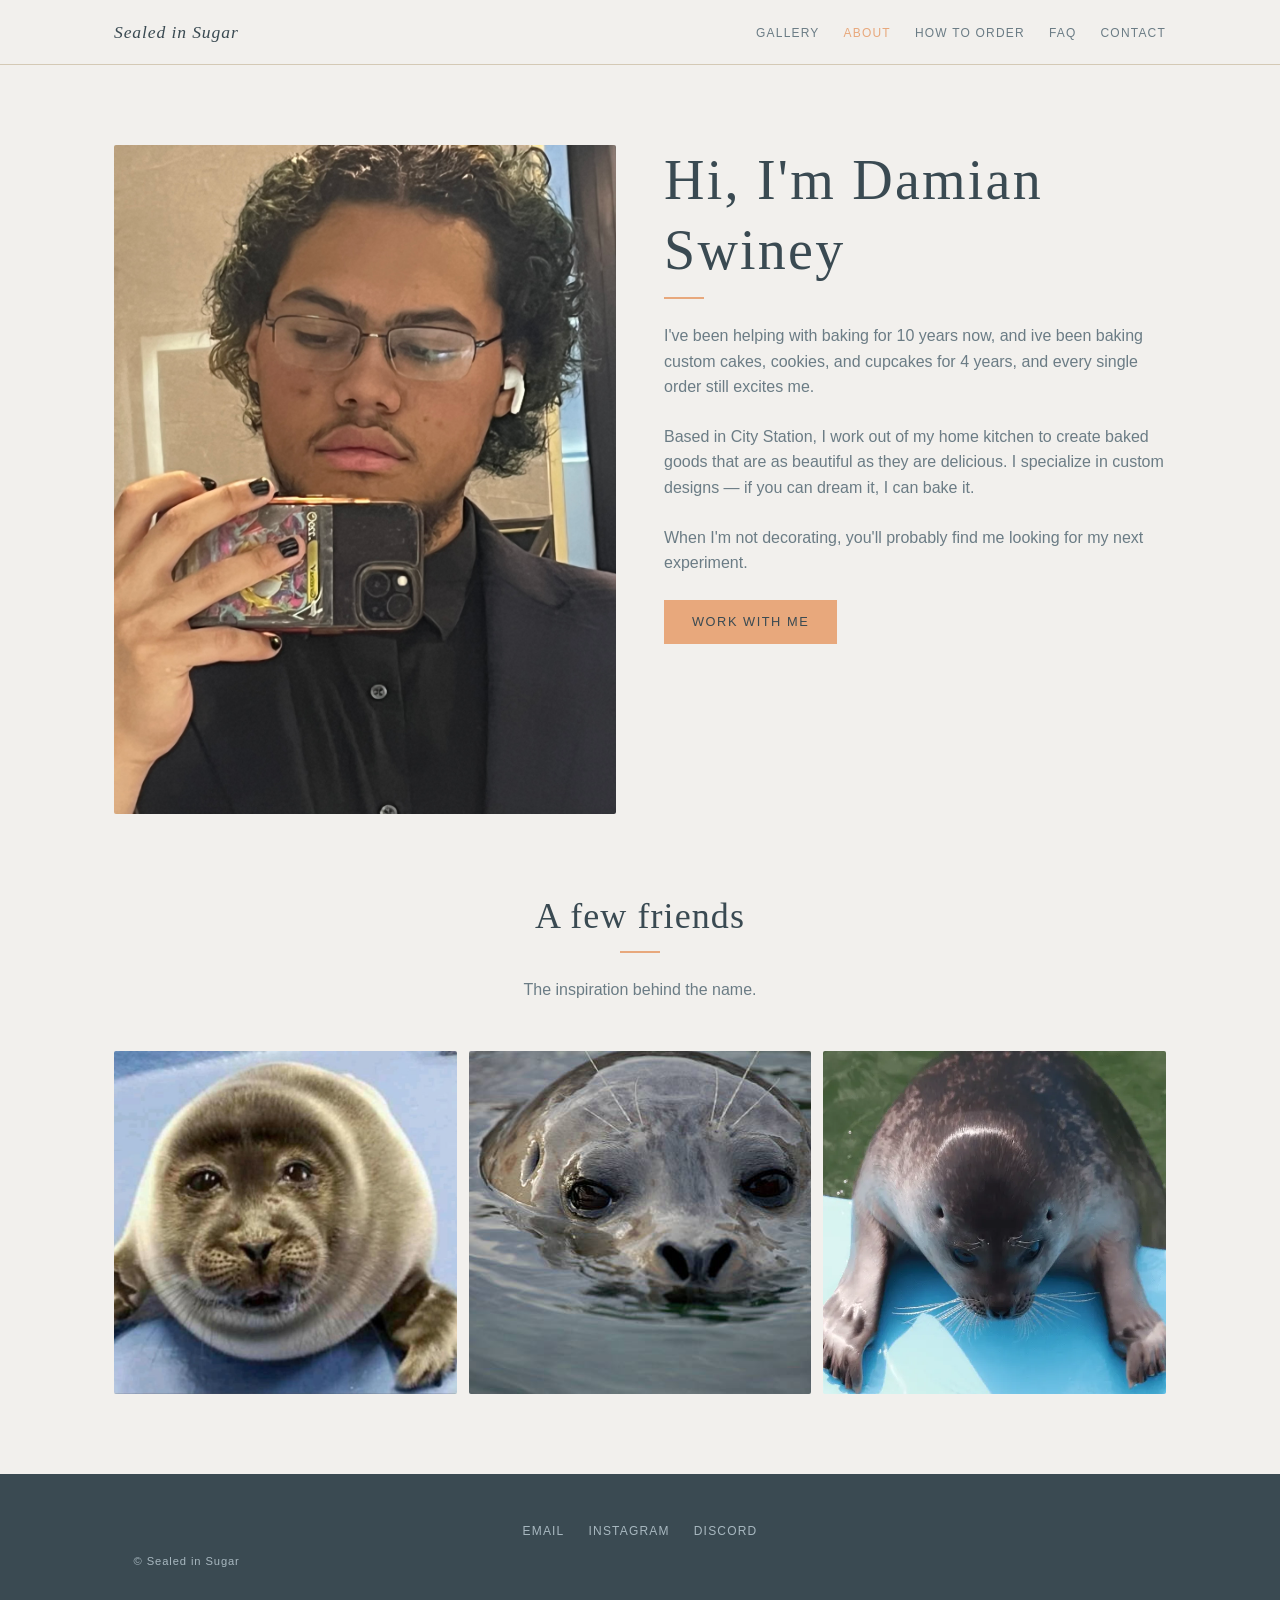
<file: about.html>
<!DOCTYPE html>
<html lang="en">
<head>
  <meta charset="UTF-8" />
  <meta name="viewport" content="width=device-width, initial-scale=1.0" />
  <title>About — Sealed in Sugar</title>
  <link rel="stylesheet" href="styles.css" />
</head>
<body>

  <nav class="nav">
    <div class="nav__inner">
      <a href="index.html" class="nav__logo">Sealed in Sugar</a>
      <button class="nav__burger" id="burger" aria-label="Toggle menu" aria-expanded="false" aria-controls="navLinks">
        <span></span><span></span><span></span>
      </button>
      <ul class="nav__links" id="navLinks">
        <li><a href="gallery.html">Gallery</a></li>
        <li><a href="about.html">About</a></li>
        <li><a href="how-to-order.html">How to Order</a></li>
        <li><a href="faq.html">FAQ</a></li>
        <li><a href="contact.html">Contact</a></li>
      </ul>
    </div>
  </nav>

  <main>
    <div class="about">
      <div class="about__image"><img src="images/important/decent-image-of-me.jpeg" alt="Damian Swiney, baker and owner of Sealed in Sugar" /></div>
      <div class="about__text">
        <h1>Hi, I'm Damian Swiney</h1>
        <div class="divider"></div>
        <p>I've been helping with baking for 10 years now, and ive been baking custom cakes, cookies, and cupcakes for 4 years, and every single order still excites me.</p>
        <p>Based in City Station, I work out of my home kitchen to create baked goods that are as beautiful as they are delicious. I specialize in custom designs — if you can dream it, I can bake it.</p>
        <p>When I'm not decorating, you'll probably find me looking for my next experiment.</p>
        <a href="contact.html" class="btn">Work With Me</a>
      </div>
    </div>
    <!-- Seal gallery — add your seal photos to images/ and update the src paths below -->
    <section class="seal-section">
      <h2>A few friends</h2>
      <div class="divider"></div>
      <p>The inspiration behind the name.</p>
      <div class="seal-grid">
        <div class="seal-grid__item"><img src="images/seal-1.jpg" alt="A seal" /></div>
        <div class="seal-grid__item"><img src="images/seal-2.jpg" alt="A seal" /></div>
        <div class="seal-grid__item"><img src="images/seal-3.jpg" alt="A seal" /></div>
      </div>
    </section>

  </main>

  <footer class="footer">
    <div class="footer__links">
      <a href="mailto:damian.junk121@gmail.com">Email</a>
      <a href="https://www.instagram.com/__._.no_one._.__/" target="_blank" rel="noopener">Instagram</a>
      <a href="https://discord.com/users/530845292870893570" target="_blank" rel="noopener">Discord</a>
    </div>
    <p class="footer__copy">© Sealed in Sugar</p>
  </footer>

  <script src="main.js"></script>
</body>
</html>
</file>
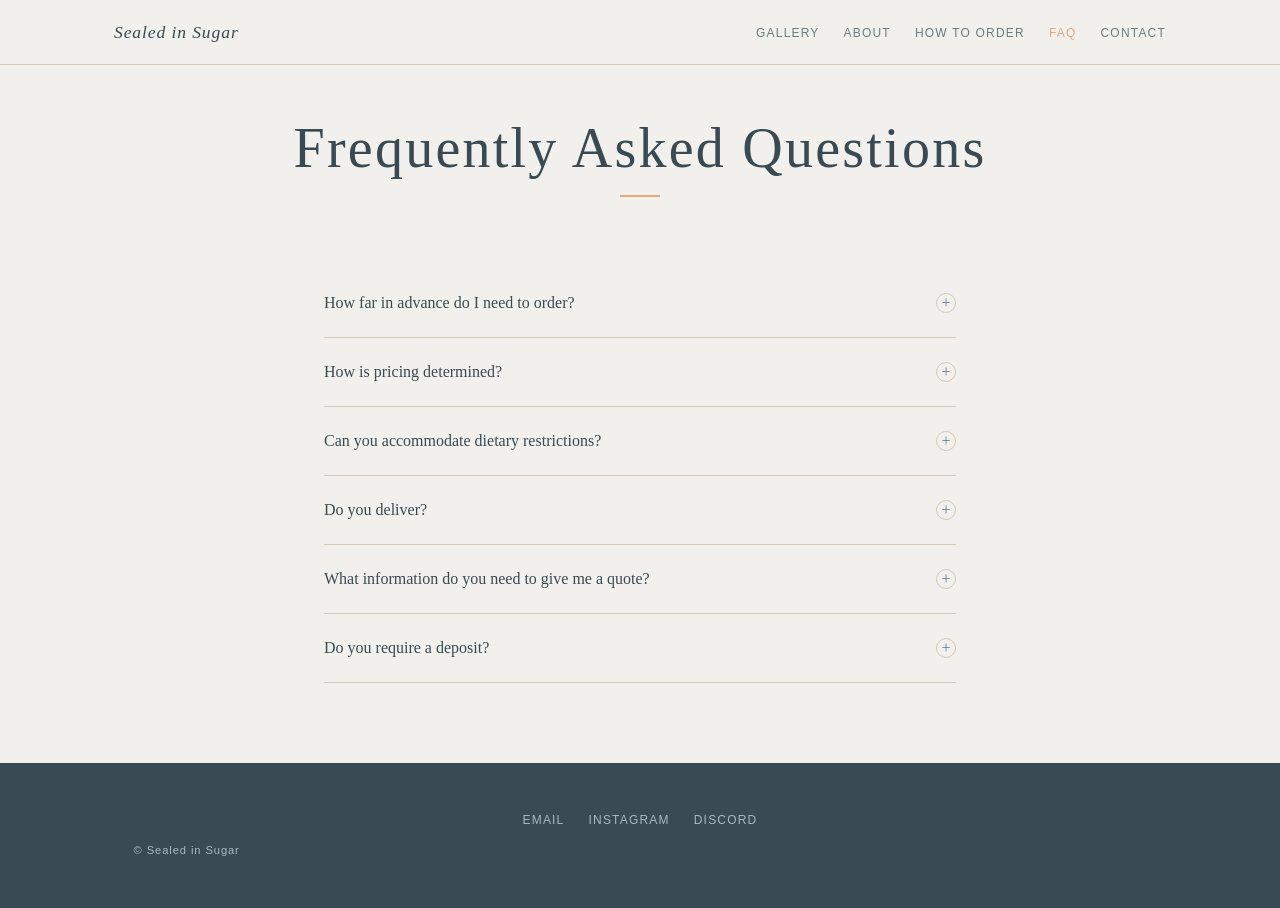
<file: faq.html>
<!DOCTYPE html>
<html lang="en">
<head>
  <meta charset="UTF-8" />
  <meta name="viewport" content="width=device-width, initial-scale=1.0" />
  <title>FAQ — Sealed in Sugar</title>
  <link rel="stylesheet" href="styles.css" />
</head>
<body>

  <nav class="nav">
    <div class="nav__inner">
      <a href="index.html" class="nav__logo">Sealed in Sugar</a>
      <button class="nav__burger" id="burger" aria-label="Toggle menu" aria-expanded="false" aria-controls="navLinks">
        <span></span><span></span><span></span>
      </button>
      <ul class="nav__links" id="navLinks">
        <li><a href="gallery.html">Gallery</a></li>
        <li><a href="about.html">About</a></li>
        <li><a href="how-to-order.html">How to Order</a></li>
        <li><a href="faq.html">FAQ</a></li>
        <li><a href="contact.html">Contact</a></li>
      </ul>
    </div>
  </nav>

  <main>

    <header class="page-header">
      <h1>Frequently Asked Questions</h1>
      <div class="divider"></div>
    </header>

    <div class="faq">

      <div class="faq__item">
        <button class="faq__question" aria-expanded="false" aria-controls="faq-1">How far in advance do I need to order? <span class="faq__icon">+</span></button>
        <div class="faq__answer" id="faq-1"><p>For most orders I need at least 2 weeks notice. For large or detailed orders (multi-tier cakes, multiple different items), please reach out 4–6 weeks ahead to make sure I can fit you in.</p></div>
      </div>

      <div class="faq__item">
        <button class="faq__question" aria-expanded="false" aria-controls="faq-2">How is pricing determined? <span class="faq__icon">+</span></button>
        <div class="faq__answer" id="faq-2"><p>Every order is priced individually based on size, complexity, ingredients, and design. Get in touch with your idea and I'll send you a custom quote — no obligation.</p></div>
      </div>

      <div class="faq__item">
        <button class="faq__question" aria-expanded="false" aria-controls="faq-3">Can you accommodate dietary restrictions? <span class="faq__icon">+</span></button>
        <div class="faq__answer" id="faq-3"><p>Yes! I can work with gluten-free, dairy-free, and nut-free requirements. Please let me know upfront so I can plan accordingly. Note that my kitchen is not allergen-free.</p></div>
      </div>

      <div class="faq__item">
        <button class="faq__question" aria-expanded="false" aria-controls="faq-4">Do you deliver? <span class="faq__icon">+</span></button>
        <div class="faq__answer" id="faq-4"><p>I'm fine with deliverying to any of the housing units or the school for an additional fee. Most customers collect their orders. We'll agree on the details when confirming your order.</p></div>
      </div>

      <div class="faq__item">
        <button class="faq__question" aria-expanded="false" aria-controls="faq-5">What information do you need to give me a quote? <span class="faq__icon">+</span></button>
        <div class="faq__answer" id="faq-5"><p>The more the better! Helpful things to share: your event date, type of order (cake/cookies/cupcakes), approximate number of servings, flavour preferences, any design inspiration (photos are great), and your budget range.</p></div>
      </div>

      <div class="faq__item">
        <button class="faq__question" aria-expanded="false" aria-controls="faq-6">Do you require a deposit? <span class="faq__icon">+</span></button>
        <div class="faq__answer" id="faq-6"><p>Yes — a 50% deposit is required to secure your order date. The remaining balance is due on collection or delivery. Orders are not confirmed until the deposit is received.</p></div>
      </div>

    </div>

  </main>

  <footer class="footer">
    <div class="footer__links">
      <a href="mailto:damian.junk121@gmail.com">Email</a>
      <a href="https://www.instagram.com/__._.no_one._.__/" target="_blank" rel="noopener">Instagram</a>
      <a href="https://discord.com/users/530845292870893570" target="_blank" rel="noopener">Discord</a>
    </div>
    <p class="footer__copy">© Sealed in Sugar</p>
  </footer>

  <script src="main.js"></script>
</body>
</html>
</file>
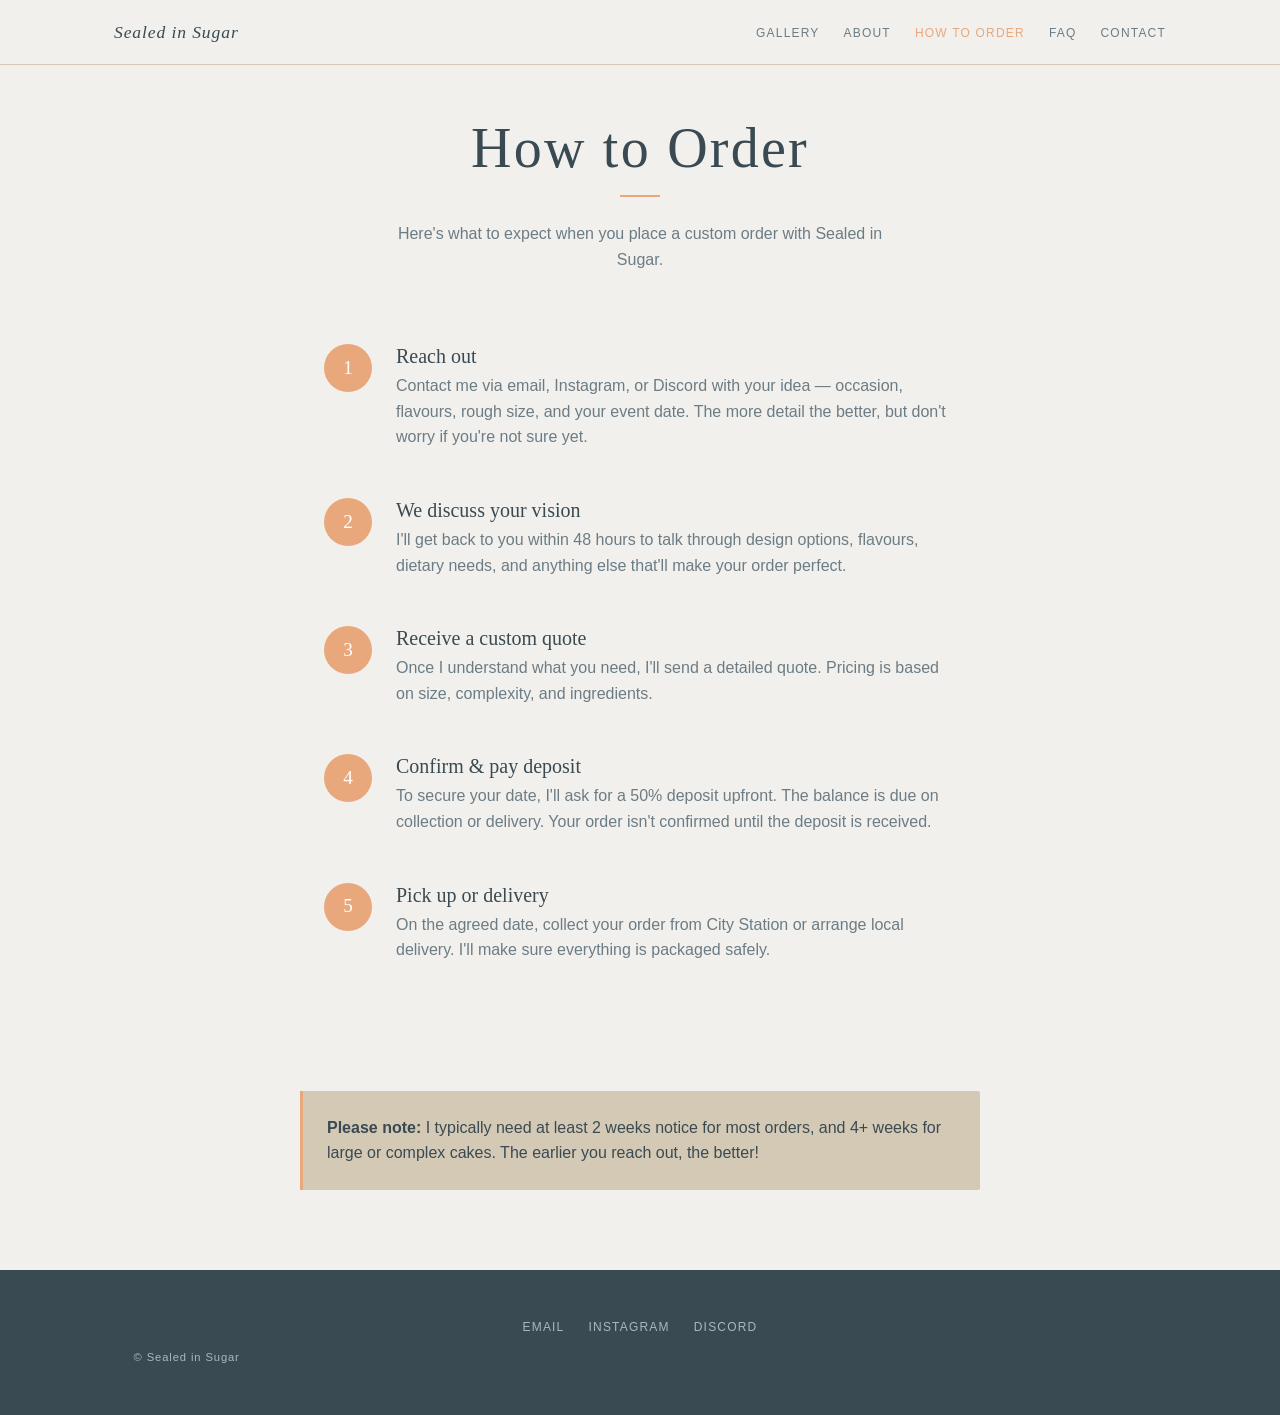
<file: how-to-order.html>
<!DOCTYPE html>
<html lang="en">
<head>
  <meta charset="UTF-8" />
  <meta name="viewport" content="width=device-width, initial-scale=1.0" />
  <title>How to Order — Sealed in Sugar</title>
  <link rel="stylesheet" href="styles.css" />
</head>
<body>

  <nav class="nav">
    <div class="nav__inner">
      <a href="index.html" class="nav__logo">Sealed in Sugar</a>
      <button class="nav__burger" id="burger" aria-label="Toggle menu" aria-expanded="false" aria-controls="navLinks">
        <span></span><span></span><span></span>
      </button>
      <ul class="nav__links" id="navLinks">
        <li><a href="gallery.html">Gallery</a></li>
        <li><a href="about.html">About</a></li>
        <li><a href="how-to-order.html">How to Order</a></li>
        <li><a href="faq.html">FAQ</a></li>
        <li><a href="contact.html">Contact</a></li>
      </ul>
    </div>
  </nav>

  <main>

    <header class="page-header">
      <h1>How to Order</h1>
      <div class="divider"></div>
      <p>Here's what to expect when you place a custom order with Sealed in Sugar.</p>
    </header>

    <div class="steps">
      <div class="step">
        <div class="step__number">1</div>
        <div class="step__content">
          <h3>Reach out</h3>
          <p>Contact me via email, Instagram, or Discord with your idea — occasion, flavours, rough size, and your event date. The more detail the better, but don't worry if you're not sure yet.</p>
        </div>
      </div>
      <div class="step">
        <div class="step__number">2</div>
        <div class="step__content">
          <h3>We discuss your vision</h3>
          <p>I'll get back to you within 48 hours to talk through design options, flavours, dietary needs, and anything else that'll make your order perfect.</p>
        </div>
      </div>
      <div class="step">
        <div class="step__number">3</div>
        <div class="step__content">
          <h3>Receive a custom quote</h3>
          <p>Once I understand what you need, I'll send a detailed quote. Pricing is based on size, complexity, and ingredients.</p>
        </div>
      </div>
      <div class="step">
        <div class="step__number">4</div>
        <div class="step__content">
          <h3>Confirm & pay deposit</h3>
          <p>To secure your date, I'll ask for a 50% deposit upfront. The balance is due on collection or delivery. Your order isn't confirmed until the deposit is received.</p>
        </div>
      </div>
      <div class="step">
        <div class="step__number">5</div>
        <div class="step__content">
          <h3>Pick up or delivery</h3>
          <p>On the agreed date, collect your order from City Station or arrange local delivery. I'll make sure everything is packaged safely.</p>
        </div>
      </div>
    </div>

    <div class="order-note">
      <p><strong>Please note:</strong> I typically need at least 2 weeks notice for most orders, and 4+ weeks for large or complex cakes. The earlier you reach out, the better!</p>
    </div>

  </main>

  <footer class="footer">
    <div class="footer__links">
      <a href="mailto:damian.junk121@gmail.com">Email</a>
      <a href="https://www.instagram.com/__._.no_one._.__/" target="_blank" rel="noopener">Instagram</a>
      <a href="https://discord.com/users/530845292870893570" target="_blank" rel="noopener">Discord</a>
    </div>
    <p class="footer__copy">© Sealed in Sugar</p>
  </footer>

  <script src="main.js"></script>
</body>
</html>
</file>
<file: styles.css>
/* ── Variables ─────────────────────────────────────────── */
:root {
  --color-bg:         #f2f0ed;
  --color-text:       #3a4a52;
  --color-gray:       #6b7c85;
  --color-silver:     #a8b8c0;
  --color-driftwood:  #d4c9b5;
  --color-accent:     #e8a87c;

  --font-serif: Georgia, 'Times New Roman', serif;
  --font-sans:  -apple-system, BlinkMacSystemFont, 'Segoe UI', sans-serif;

  --max-width: 1100px;
  --spacing-sm: 0.75rem;
  --spacing-md: 1.5rem;
  --spacing-lg: 3rem;
  --spacing-xl: 5rem;
}

/* ── Reset ──────────────────────────────────────────────── */
*, *::before, *::after { box-sizing: border-box; margin: 0; padding: 0; }
html { font-size: 100%; scroll-behavior: smooth; }
body {
  background: var(--color-bg);
  color: var(--color-text);
  font-family: var(--font-sans);
  line-height: 1.6;
  min-height: 100vh;
  display: flex;
  flex-direction: column;
}
main { flex: 1; }
img { display: block; max-width: 100%; }
a { color: inherit; text-decoration: none; }
ul { list-style: none; }

/* ── Typography ─────────────────────────────────────────── */
h1, h2, h3, h4 {
  font-family: var(--font-serif);
  font-weight: normal;
  line-height: 1.25;
  color: var(--color-text);
}
h1 { font-size: clamp(2rem, 5vw, 3.5rem); letter-spacing: 0.04em; }
h2 { font-size: clamp(1.5rem, 3vw, 2.25rem); letter-spacing: 0.03em; }
h3 { font-size: 1.25rem; }
p  { color: var(--color-gray); max-width: 60ch; }

/* ── Layout helpers ─────────────────────────────────────── */
.container {
  max-width: var(--max-width);
  margin: 0 auto;
  padding: 0 var(--spacing-md);
}
.section {
  padding: var(--spacing-xl) 0;
}
.divider {
  width: 40px;
  height: 2px;
  background: var(--color-accent);
  margin: var(--spacing-sm) 0 var(--spacing-md);
}

/* ── Button ─────────────────────────────────────────────── */
.btn {
  display: inline-block;
  padding: 0.75rem 1.75rem;
  background: var(--color-accent);
  color: var(--color-text);
  font-family: var(--font-sans);
  font-size: 0.8rem;
  letter-spacing: 0.12em;
  text-transform: uppercase;
  border: none;
  cursor: pointer;
  transition: opacity 0.2s;
}
.btn:hover { opacity: 0.85; }

/* ── Navigation ─────────────────────────────────────────── */
.nav {
  position: sticky;
  top: 0;
  z-index: 100;
  background: var(--color-bg);
  border-bottom: 1px solid var(--color-driftwood);
}
.nav__inner {
  display: flex;
  align-items: center;
  justify-content: space-between;
  height: 64px;
  max-width: var(--max-width);
  margin: 0 auto;
  padding: 0 var(--spacing-md);
}
.nav__logo {
  font-family: var(--font-serif);
  font-size: 1.1rem;
  font-style: italic;
  letter-spacing: 0.05em;
  color: var(--color-text);
}
.nav__links {
  display: flex;
  gap: var(--spacing-md);
}
.nav__links a {
  font-size: 0.75rem;
  letter-spacing: 0.1em;
  text-transform: uppercase;
  color: var(--color-gray);
  transition: color 0.2s;
}
.nav__links a:hover,
.nav__links a.active { color: var(--color-accent); }

/* Hamburger (hidden on desktop) */
.nav__burger {
  display: none;
  flex-direction: column;
  gap: 5px;
  cursor: pointer;
  background: none;
  border: none;
  padding: 4px;
}
.nav__burger span {
  display: block;
  width: 24px;
  height: 2px;
  background: var(--color-text);
  transition: all 0.25s;
}

/* Mobile nav */
@media (max-width: 599px) {
  .nav__burger { display: flex; }
  .nav__links {
    display: none;
    position: absolute;
    top: 64px;
    left: 0;
    right: 0;
    flex-direction: column;
    background: var(--color-bg);
    border-bottom: 1px solid var(--color-driftwood);
    padding: var(--spacing-md);
    gap: var(--spacing-md);
  }
  .nav__links.open { display: flex; }
}

/* ── Footer ─────────────────────────────────────────────── */
.footer {
  margin-top: auto;
  background: var(--color-text);
  color: var(--color-silver);
  padding: var(--spacing-lg) 0;
  text-align: center;
}
.footer__links {
  display: flex;
  justify-content: center;
  gap: var(--spacing-md);
  margin-bottom: var(--spacing-sm);
}
.footer__links a {
  font-size: 0.75rem;
  letter-spacing: 0.1em;
  text-transform: uppercase;
  color: var(--color-silver);
  transition: color 0.2s;
}
.footer__links a:hover { color: var(--color-accent); }
.footer__copy {
  font-size: 0.7rem;
  color: var(--color-silver);
  letter-spacing: 0.08em;
}

/* ── Home: Hero ─────────────────────────────────────────── */
.hero {
  display: grid;
  grid-template-columns: 1fr 1fr;
  gap: var(--spacing-lg);
  align-items: center;
  padding: var(--spacing-xl) var(--spacing-md);
  max-width: var(--max-width);
  margin: 0 auto;
}
.hero__eyebrow {
  font-size: 0.7rem;
  letter-spacing: 0.2em;
  text-transform: uppercase;
  color: var(--color-silver);
  margin-bottom: var(--spacing-sm);
}
.hero__title {
  margin-bottom: var(--spacing-sm);
}
.hero__tagline {
  color: var(--color-gray);
  margin-bottom: var(--spacing-md);
  max-width: 38ch;
}
.hero__image {
  width: 100%;
  aspect-ratio: 4 / 5;
  background: var(--color-silver);
  border-radius: 2px;
  overflow: hidden;
}
.hero__image img {
  width: 100%;
  height: 100%;
  object-fit: cover;
  display: block;
}

/* ── Home: Featured strip ───────────────────────────────── */
.featured {
  background: var(--color-driftwood);
  padding: var(--spacing-lg) 0;
}
.featured__inner {
  max-width: var(--max-width);
  margin: 0 auto;
  padding: 0 var(--spacing-md);
}
.featured__label {
  font-size: 0.7rem;
  letter-spacing: 0.2em;
  text-transform: uppercase;
  color: var(--color-gray);
  margin-bottom: var(--spacing-md);
  text-align: center;
}
.featured__grid {
  display: grid;
  grid-template-columns: repeat(3, 1fr);
  gap: var(--spacing-sm);
}
.featured__item {
  aspect-ratio: 1;
  background: var(--color-silver);
  border-radius: 2px;
  overflow: hidden;
}
.featured__item img {
  width: 100%;
  height: 100%;
  object-fit: cover;
  display: block;
}

/* ── Home: Intro blurb ──────────────────────────────────── */
.intro {
  text-align: center;
  padding: var(--spacing-xl) var(--spacing-md);
  max-width: 600px;
  margin: 0 auto;
}
.intro h2 { margin-bottom: var(--spacing-sm); }
.intro p  { margin: 0 auto var(--spacing-md); }
.intro .divider { margin-left: auto; margin-right: auto; }
.intro .btn { margin-top: var(--spacing-md); }

/* ── Home responsive ────────────────────────────────────── */
@media (max-width: 899px) {
  .hero {
    grid-template-columns: 1fr;
  }
  .hero__image { aspect-ratio: 16 / 9; order: -1; }
}
@media (max-width: 599px) {
  .featured__grid { grid-template-columns: repeat(2, 1fr); }
}

/* ── Gallery ────────────────────────────────────────────── */
.gallery-header {
  text-align: center;
  padding: var(--spacing-lg) var(--spacing-md) var(--spacing-md);
}
.gallery-header h1 { margin-bottom: var(--spacing-sm); }
.gallery-header .divider { margin-left: auto; margin-right: auto; margin-bottom: 0; }

.masonry {
  column-count: 3;
  column-gap: var(--spacing-sm);
  max-width: var(--max-width);
  margin: 0 auto;
  padding: 0 var(--spacing-md) var(--spacing-xl);
}
.masonry__item {
  break-inside: avoid;
  margin-bottom: var(--spacing-sm);
  background: var(--color-silver);
  border-radius: 2px;
  overflow: hidden;
  display: flex;
  align-items: flex-end;
}
.masonry__item img {
  width: 100%;
  display: block;
}
/* Placeholder (used until real photos added) */
.masonry__item--placeholder {
  display: block;
  width: 100%;
  background: var(--color-silver);
  position: relative;
}
.masonry__item--placeholder::after {
  content: attr(data-label);
  display: block;
  padding: var(--spacing-sm);
  font-size: 0.7rem;
  letter-spacing: 0.1em;
  text-transform: uppercase;
  color: var(--color-bg);
  text-align: center;
}

@media (max-width: 899px) { .masonry { column-count: 2; } }
@media (max-width: 599px) { .masonry { column-count: 1; } }

/* ── About ──────────────────────────────────────────────── */
.about {
  display: grid;
  grid-template-columns: 1fr 1fr;
  gap: var(--spacing-lg);
  align-items: start;
  max-width: var(--max-width);
  margin: 0 auto;
  padding: var(--spacing-xl) var(--spacing-md);
}
.about__image {
  width: 100%;
  aspect-ratio: 3 / 4;
  background: var(--color-silver);
  border-radius: 2px;
  overflow: hidden;
}
.about__image img {
  width: 100%;
  height: 100%;
  object-fit: cover;
  display: block;
}
.about__text h1 { margin-bottom: var(--spacing-sm); }
.about__text p  { margin-bottom: var(--spacing-md); }

@media (max-width: 699px) {
  .about { grid-template-columns: 1fr; }
  .about__image { aspect-ratio: 4 / 3; }
}

/* ── Seal gallery (about page) ──────────────────────────── */
.seal-section {
  max-width: var(--max-width);
  margin: 0 auto;
  padding: 0 var(--spacing-md) var(--spacing-xl);
  text-align: center;
}
.seal-section h2 { margin-bottom: var(--spacing-sm); }
.seal-section .divider { margin-left: auto; margin-right: auto; }
.seal-section p { margin: 0 auto var(--spacing-lg); }
.seal-grid {
  display: grid;
  grid-template-columns: repeat(3, 1fr);
  gap: var(--spacing-sm);
}
.seal-grid__item {
  aspect-ratio: 1;
  background: var(--color-silver);
  border-radius: 2px;
  overflow: hidden;
}
.seal-grid__item img {
  width: 100%;
  height: 100%;
  object-fit: cover;
  display: block;
}
@media (max-width: 599px) {
  .seal-grid { grid-template-columns: repeat(2, 1fr); }
}

/* ── Page header (shared) ───────────────────────────────── */
.page-header {
  text-align: center;
  padding: var(--spacing-lg) var(--spacing-md) var(--spacing-md);
}
.page-header h1 { margin-bottom: var(--spacing-sm); }
.page-header p  { margin: 0 auto; }
.page-header .divider { margin-left: auto; margin-right: auto; }

/* ── How to Order ───────────────────────────────────────── */
.steps {
  max-width: 680px;
  margin: 0 auto;
  padding: var(--spacing-lg) var(--spacing-md) var(--spacing-xl);
}
.step {
  display: flex;
  gap: var(--spacing-md);
  margin-bottom: var(--spacing-lg);
}
.step__number {
  flex-shrink: 0;
  width: 48px;
  height: 48px;
  border-radius: 50%;
  background: var(--color-accent);
  color: #fff;
  font-family: var(--font-serif);
  font-size: 1.2rem;
  display: flex;
  align-items: center;
  justify-content: center;
}
.step__content h3 { margin-bottom: 0.25rem; }
.step__content p  { max-width: none; }

.order-note {
  background: var(--color-driftwood);
  border-left: 3px solid var(--color-accent);
  padding: var(--spacing-md);
  max-width: 680px;
  margin: 0 auto var(--spacing-xl);
  border-radius: 0 2px 2px 0;
}
.order-note p { max-width: none; color: var(--color-text); }

/* ── FAQ ────────────────────────────────────────────────── */
.faq {
  max-width: 680px;
  margin: 0 auto;
  padding: var(--spacing-md) var(--spacing-md) var(--spacing-xl);
}
.faq__item {
  border-bottom: 1px solid var(--color-driftwood);
}
.faq__question {
  width: 100%;
  text-align: left;
  background: none;
  border: none;
  padding: var(--spacing-md) 0;
  font-family: var(--font-serif);
  font-size: 1rem;
  color: var(--color-text);
  cursor: pointer;
  display: flex;
  justify-content: space-between;
  align-items: center;
  gap: var(--spacing-sm);
}
.faq__question:hover { color: var(--color-accent); }
.faq__icon {
  flex-shrink: 0;
  width: 20px;
  height: 20px;
  border-radius: 50%;
  border: 1px solid var(--color-driftwood);
  display: flex;
  align-items: center;
  justify-content: center;
  font-size: 1rem;
  line-height: 1;
  transition: transform 0.25s;
  color: var(--color-gray);
}
.faq__item.open .faq__icon { transform: rotate(45deg); }
.faq__answer {
  max-height: 0;
  overflow: hidden;
  transition: max-height 0.3s ease, padding 0.3s ease;
}
.faq__answer p {
  padding-bottom: var(--spacing-md);
  max-width: none;
}
.faq__item.open .faq__answer {
  max-height: 400px;
}

/* ── Contact ────────────────────────────────────────────── */
.contact-cards {
  display: grid;
  grid-template-columns: repeat(3, 1fr);
  gap: var(--spacing-md);
  max-width: var(--max-width);
  margin: 0 auto;
  padding: var(--spacing-lg) var(--spacing-md) var(--spacing-md);
}
.contact-card {
  border: 1px solid var(--color-driftwood);
  border-radius: 2px;
  padding: var(--spacing-md);
  text-align: center;
  transition: border-color 0.2s;
}
.contact-card:hover { border-color: var(--color-accent); }
.contact-card__icon {
  font-size: 2rem;
  margin-bottom: var(--spacing-sm);
}
.contact-card h3 { margin-bottom: 0.25rem; }
.contact-card p  { font-size: 0.85rem; margin: 0 auto var(--spacing-sm); }
.contact-card a  {
  font-size: 0.75rem;
  letter-spacing: 0.08em;
  color: var(--color-accent);
  text-decoration: underline;
  text-underline-offset: 3px;
}

/* Contact form */
.contact-form {
  max-width: 580px;
  margin: 0 auto;
  padding: var(--spacing-lg) var(--spacing-md) var(--spacing-xl);
}
.contact-form h2 { margin-bottom: var(--spacing-md); }
.form-group {
  margin-bottom: var(--spacing-md);
}
.form-group label {
  display: block;
  font-size: 0.75rem;
  letter-spacing: 0.1em;
  text-transform: uppercase;
  color: var(--color-gray);
  margin-bottom: 0.4rem;
}
.form-group input,
.form-group textarea {
  width: 100%;
  padding: 0.75rem;
  background: #fff;
  border: 1px solid var(--color-driftwood);
  border-radius: 2px;
  font-family: var(--font-sans);
  font-size: 1rem;
  color: var(--color-text);
  outline: none;
  transition: border-color 0.2s, box-shadow 0.2s;
}
.form-group input:focus,
.form-group textarea:focus {
  border-color: var(--color-accent);
  box-shadow: 0 0 0 3px rgba(232, 168, 124, 0.25);
}
.form-group textarea { resize: vertical; min-height: 140px; }

/* Formspree feedback */
.form-feedback {
  display: none;
  padding: var(--spacing-md);
  border-radius: 2px;
  margin-bottom: var(--spacing-md);
  font-size: 0.9rem;
}
.form-feedback p { max-width: none; color: inherit; }
.form-feedback--success { background: #edf7ed; color: #2e6b30; border: 1px solid #b6ddb8; }
.form-feedback--error   { background: #fdf0f0; color: #8b2a2a; border: 1px solid #e8b4b4; }
[data-fs-success]:not(:empty),
[data-fs-error]:not(:empty) { display: block; }
.form-field-error {
  display: block;
  font-size: 0.75rem;
  color: #8b2a2a;
  margin-top: 0.25rem;
}
.form-group input[aria-invalid="true"],
.form-group textarea[aria-invalid="true"] {
  border-color: #c0392b;
  box-shadow: 0 0 0 3px rgba(192, 57, 43, 0.15);
}
.btn:disabled { opacity: 0.6; cursor: not-allowed; }

@media (max-width: 699px) {
  .contact-cards { grid-template-columns: 1fr; }
}

/* ── Focus styles ───────────────────────────────────────── */
.btn:focus-visible,
.faq__question:focus-visible,
.nav__links a:focus-visible,
.nav__logo:focus-visible,
.contact-card a:focus-visible {
  outline: 2px solid var(--color-accent);
  outline-offset: 3px;
}
</file>
